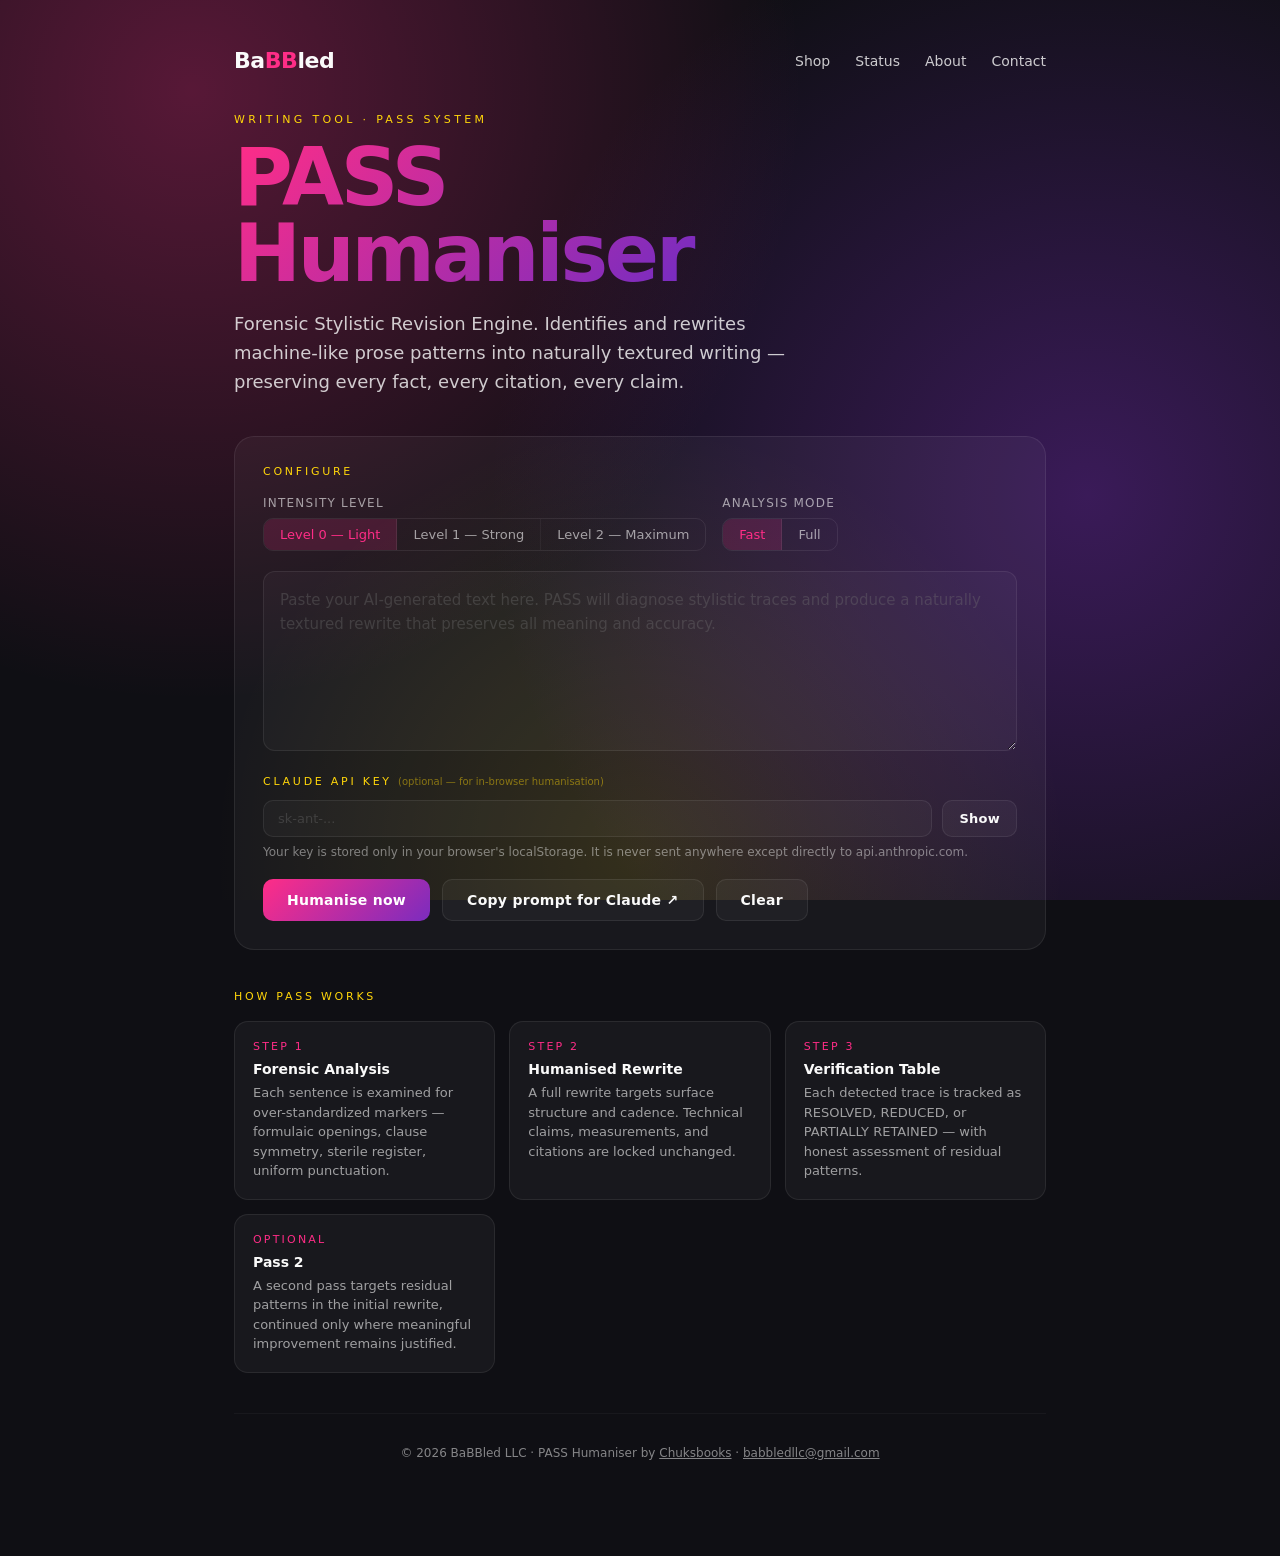
<file: humaniser.html>
<!DOCTYPE html>
<html lang="en">
<head>
<meta charset="UTF-8">
<meta name="viewport" content="width=device-width, initial-scale=1.0">
<title>PASS Humaniser — BaBBled</title>
<meta name="description" content="PASS: Forensic Stylistic Revision Engine. Transform AI-generated text into naturally textured writing.">
<link rel="icon" href="favicon.ico">
<style>
:root {
  --pink: #ff2d87;
  --purple: #7b2cbf;
  --yellow: #ffd60a;
  --ink: #0f0f14;
  --paper: #fafafa;
  --glass: rgba(255,255,255,0.04);
  --border: rgba(255,255,255,0.08);
}
* { box-sizing: border-box; margin: 0; padding: 0; }
html, body { height: 100%; }
body {
  font-family: -apple-system, BlinkMacSystemFont, "Segoe UI", Inter, system-ui, sans-serif;
  background: var(--ink);
  color: var(--paper);
  -webkit-font-smoothing: antialiased;
  overflow-x: hidden;
}
.bg {
  position: fixed; inset: 0; z-index: -1;
  background:
    radial-gradient(circle at 15% 10%, rgba(255,45,135,0.3), transparent 45%),
    radial-gradient(circle at 85% 55%, rgba(123,44,191,0.4), transparent 50%),
    radial-gradient(circle at 50% 95%, rgba(255,214,10,0.12), transparent 40%),
    var(--ink);
}
.wrap {
  max-width: 860px;
  margin: 0 auto;
  padding: 48px 24px 96px;
  min-height: 100vh;
  display: flex;
  flex-direction: column;
  gap: 40px;
}
header {
  display: flex;
  align-items: center;
  justify-content: space-between;
  flex-wrap: wrap;
  gap: 12px;
}
.logo {
  font-weight: 900;
  font-size: 22px;
  letter-spacing: -0.02em;
  text-decoration: none;
  color: var(--paper);
}
.logo .b1 { color: var(--pink); }
.logo .b2 { color: var(--yellow); }
nav a {
  color: var(--paper);
  text-decoration: none;
  margin-left: 20px;
  font-size: 14px;
  opacity: 0.8;
  transition: opacity 0.2s;
}
nav a:hover { opacity: 1; }

/* Hero */
.hero-label {
  font-size: 11px;
  letter-spacing: 0.3em;
  text-transform: uppercase;
  color: var(--yellow);
  margin-bottom: 14px;
  display: block;
}
.hero h1 {
  font-size: clamp(38px, 8vw, 80px);
  font-weight: 900;
  line-height: 0.95;
  letter-spacing: -0.04em;
  background: linear-gradient(135deg, var(--pink), var(--purple) 60%, var(--yellow));
  -webkit-background-clip: text;
  background-clip: text;
  color: transparent;
  margin-bottom: 18px;
}
.hero p {
  font-size: clamp(15px, 2vw, 18px);
  max-width: 600px;
  opacity: 0.8;
  line-height: 1.6;
}

/* Panel / card */
.panel {
  background: var(--glass);
  border: 1px solid var(--border);
  border-radius: 20px;
  padding: 28px;
}
.panel-label {
  font-size: 11px;
  letter-spacing: 0.25em;
  text-transform: uppercase;
  color: var(--yellow);
  margin-bottom: 18px;
  display: block;
}

/* Controls row */
.controls {
  display: flex;
  flex-wrap: wrap;
  gap: 16px;
  margin-bottom: 20px;
}
.control-group {
  display: flex;
  flex-direction: column;
  gap: 8px;
}
.control-group label {
  font-size: 12px;
  letter-spacing: 0.1em;
  text-transform: uppercase;
  opacity: 0.6;
}
.seg {
  display: flex;
  border: 1px solid var(--border);
  border-radius: 10px;
  overflow: hidden;
}
.seg input[type="radio"] { display: none; }
.seg label {
  padding: 8px 16px;
  font-size: 13px;
  cursor: pointer;
  background: transparent;
  color: var(--paper);
  opacity: 0.6;
  transition: all 0.15s;
  text-transform: none;
  letter-spacing: 0;
  border-right: 1px solid var(--border);
  user-select: none;
}
.seg label:last-of-type { border-right: none; }
.seg input[type="radio"]:checked + label {
  background: rgba(255,45,135,0.15);
  color: var(--pink);
  opacity: 1;
}
.seg label:hover { opacity: 0.9; }

/* Textarea */
textarea {
  width: 100%;
  min-height: 180px;
  background: rgba(255,255,255,0.03);
  border: 1px solid var(--border);
  border-radius: 12px;
  color: var(--paper);
  font-family: inherit;
  font-size: 15px;
  line-height: 1.6;
  padding: 16px;
  resize: vertical;
  transition: border-color 0.2s;
  outline: none;
}
textarea:focus { border-color: rgba(255,45,135,0.4); }
textarea::placeholder { opacity: 0.35; }

/* API key field */
.api-row {
  display: flex;
  gap: 10px;
  align-items: center;
  flex-wrap: wrap;
}
.api-row input[type="password"],
.api-row input[type="text"] {
  flex: 1;
  min-width: 200px;
  background: rgba(255,255,255,0.03);
  border: 1px solid var(--border);
  border-radius: 10px;
  color: var(--paper);
  font-family: inherit;
  font-size: 13px;
  padding: 10px 14px;
  outline: none;
  transition: border-color 0.2s;
}
.api-row input:focus { border-color: rgba(255,45,135,0.4); }
.api-row input::placeholder { opacity: 0.35; }
.api-note {
  font-size: 12px;
  opacity: 0.45;
  margin-top: 8px;
}

/* Buttons */
.btn-row {
  display: flex;
  gap: 12px;
  flex-wrap: wrap;
  margin-top: 20px;
}
button {
  padding: 12px 24px;
  border: none;
  border-radius: 10px;
  font-family: inherit;
  font-size: 14px;
  font-weight: 600;
  cursor: pointer;
  transition: all 0.2s;
  letter-spacing: 0.02em;
}
.btn-primary {
  background: linear-gradient(135deg, var(--pink), var(--purple));
  color: #fff;
}
.btn-primary:hover { opacity: 0.85; transform: translateY(-1px); }
.btn-primary:active { transform: translateY(0); }
.btn-secondary {
  background: var(--glass);
  border: 1px solid var(--border);
  color: var(--paper);
}
.btn-secondary:hover { border-color: rgba(255,255,255,0.2); background: rgba(255,255,255,0.07); }
button:disabled { opacity: 0.4; cursor: not-allowed; transform: none !important; }

/* Spinner */
.spinner {
  display: inline-block;
  width: 14px; height: 14px;
  border: 2px solid rgba(255,255,255,0.3);
  border-top-color: #fff;
  border-radius: 50%;
  animation: spin 0.7s linear infinite;
  margin-right: 8px;
  vertical-align: middle;
}
@keyframes spin { to { transform: rotate(360deg); } }

/* Output area */
.output-section { display: none; }
.output-section.visible { display: block; }

.output-block {
  background: rgba(255,255,255,0.03);
  border: 1px solid var(--border);
  border-radius: 14px;
  padding: 20px 22px;
  margin-bottom: 16px;
  font-size: 14px;
  line-height: 1.7;
  white-space: pre-wrap;
  word-break: break-word;
}
.output-block.highlight {
  border-color: rgba(255,45,135,0.25);
  background: rgba(255,45,135,0.04);
}

.output-header {
  display: flex;
  align-items: center;
  justify-content: space-between;
  margin-bottom: 12px;
}
.output-title {
  font-size: 12px;
  letter-spacing: 0.2em;
  text-transform: uppercase;
  color: var(--yellow);
}
.copy-btn {
  padding: 5px 12px;
  font-size: 12px;
  font-weight: 500;
  background: var(--glass);
  border: 1px solid var(--border);
  border-radius: 7px;
  color: var(--paper);
  cursor: pointer;
  transition: all 0.15s;
  letter-spacing: 0.02em;
}
.copy-btn:hover { border-color: rgba(255,255,255,0.25); }

/* Prompt preview */
.prompt-preview {
  background: rgba(255,255,255,0.02);
  border: 1px dashed rgba(255,255,255,0.12);
  border-radius: 12px;
  padding: 16px;
  font-size: 13px;
  line-height: 1.6;
  white-space: pre-wrap;
  word-break: break-word;
  opacity: 0.75;
  max-height: 260px;
  overflow-y: auto;
}

/* How it works */
.steps {
  display: grid;
  grid-template-columns: repeat(auto-fit, minmax(200px, 1fr));
  gap: 14px;
  margin-top: 10px;
}
.step {
  background: var(--glass);
  border: 1px solid var(--border);
  border-radius: 14px;
  padding: 18px;
}
.step-num {
  font-size: 11px;
  letter-spacing: 0.2em;
  text-transform: uppercase;
  color: var(--pink);
  margin-bottom: 8px;
}
.step h4 { font-size: 14px; margin-bottom: 6px; }
.step p { font-size: 13px; opacity: 0.6; line-height: 1.5; }

/* Toast */
.toast {
  position: fixed;
  bottom: 24px; right: 24px;
  background: rgba(30,30,40,0.95);
  border: 1px solid var(--border);
  color: var(--paper);
  padding: 12px 20px;
  border-radius: 10px;
  font-size: 13px;
  opacity: 0;
  transform: translateY(8px);
  transition: all 0.25s;
  pointer-events: none;
  z-index: 999;
}
.toast.show { opacity: 1; transform: translateY(0); }

footer {
  margin-top: auto;
  font-size: 12px;
  opacity: 0.5;
  text-align: center;
  padding-top: 32px;
  border-top: 1px solid rgba(255,255,255,0.08);
}
footer a { color: var(--paper); }
</style>
</head>
<body>
<div class="bg"></div>
<div class="wrap">

  <header>
    <a href="index.html" class="logo">Ba<span class="b1">BB</span>led</a>
    <nav>
      <a href="index.html#shop">Shop</a>
      <a href="status.html">Status</a>
      <a href="index.html#about">About</a>
      <a href="mailto:babbledllc@gmail.com">Contact</a>
    </nav>
  </header>

  <section class="hero">
    <span class="hero-label">Writing tool &middot; PASS system</span>
    <h1>PASS<br>Humaniser</h1>
    <p>Forensic Stylistic Revision Engine. Identifies and rewrites machine-like prose patterns into naturally textured writing — preserving every fact, every citation, every claim.</p>
  </section>

  <!-- Main tool panel -->
  <div class="panel">
    <span class="panel-label">Configure</span>

    <div class="controls">
      <div class="control-group">
        <label>Intensity level</label>
        <div class="seg" role="radiogroup" aria-label="Intensity level">
          <input type="radio" name="level" id="l0" value="0" checked>
          <label for="l0">Level 0 — Light</label>
          <input type="radio" name="level" id="l1" value="1">
          <label for="l1">Level 1 — Strong</label>
          <input type="radio" name="level" id="l2" value="2">
          <label for="l2">Level 2 — Maximum</label>
        </div>
      </div>

      <div class="control-group">
        <label>Analysis mode</label>
        <div class="seg" role="radiogroup" aria-label="Analysis mode">
          <input type="radio" name="mode" id="mfast" value="fast" checked>
          <label for="mfast">Fast</label>
          <input type="radio" name="mode" id="mfull" value="full">
          <label for="mfull">Full</label>
        </div>
      </div>
    </div>

    <textarea id="inputText" placeholder="Paste your AI-generated text here. PASS will diagnose stylistic traces and produce a naturally textured rewrite that preserves all meaning and accuracy." spellcheck="true"></textarea>

    <div style="margin-top: 20px;">
      <div class="panel-label" style="margin-bottom: 12px;">Claude API key <span style="opacity:0.45;font-size:10px;text-transform:none;letter-spacing:0;">(optional — for in-browser humanisation)</span></div>
      <div class="api-row">
        <input type="password" id="apiKey" placeholder="sk-ant-..." autocomplete="off" spellcheck="false">
        <button class="btn-secondary" id="toggleKeyBtn" style="padding:10px 16px;font-size:13px;" onclick="toggleKeyVisibility()">Show</button>
      </div>
      <p class="api-note">Your key is stored only in your browser's localStorage. It is never sent anywhere except directly to api.anthropic.com.</p>
    </div>

    <div class="btn-row">
      <button class="btn-primary" id="runBtn" onclick="runHumaniser()">
        Humanise now
      </button>
      <button class="btn-secondary" id="promptBtn" onclick="showPrompt()">
        Copy prompt for Claude ↗
      </button>
      <button class="btn-secondary" onclick="clearAll()">Clear</button>
    </div>
  </div>

  <!-- Output section -->
  <div class="output-section" id="outputSection">
    <span class="panel-label">Output</span>

    <div class="output-header">
      <span class="output-title">Forensic Analysis + Rewrite</span>
      <button class="copy-btn" onclick="copyOutput()">Copy all</button>
    </div>
    <div class="output-block highlight" id="outputBlock">
      <!-- filled by JS -->
    </div>
  </div>

  <!-- Prompt preview section -->
  <div class="output-section" id="promptSection">
    <div class="output-header">
      <span class="output-title" style="color:var(--purple);">Generated prompt</span>
      <button class="copy-btn" onclick="copyPrompt()">Copy prompt</button>
    </div>
    <div class="prompt-preview" id="promptBlock"></div>
    <p style="font-size:12px;opacity:0.5;margin-top:10px;">Paste this prompt into Claude, ChatGPT, or any AI assistant to run PASS manually.</p>
  </div>

  <!-- How it works -->
  <section>
    <span class="panel-label">How PASS works</span>
    <div class="steps">
      <div class="step">
        <div class="step-num">Step 1</div>
        <h4>Forensic Analysis</h4>
        <p>Each sentence is examined for over-standardized markers — formulaic openings, clause symmetry, sterile register, uniform punctuation.</p>
      </div>
      <div class="step">
        <div class="step-num">Step 2</div>
        <h4>Humanised Rewrite</h4>
        <p>A full rewrite targets surface structure and cadence. Technical claims, measurements, and citations are locked unchanged.</p>
      </div>
      <div class="step">
        <div class="step-num">Step 3</div>
        <h4>Verification Table</h4>
        <p>Each detected trace is tracked as RESOLVED, REDUCED, or PARTIALLY RETAINED — with honest assessment of residual patterns.</p>
      </div>
      <div class="step">
        <div class="step-num">Optional</div>
        <h4>Pass 2</h4>
        <p>A second pass targets residual patterns in the initial rewrite, continued only where meaningful improvement remains justified.</p>
      </div>
    </div>
  </section>

  <footer>
    &copy; 2026 BaBBled LLC &middot; PASS Humaniser by <a href="https://github.com/chukant20-cyber/Chuksbooks-Humaniser-tool" target="_blank" rel="noopener">Chuksbooks</a> &middot; <a href="mailto:babbledllc@gmail.com">babbledllc@gmail.com</a>
  </footer>
</div>

<div class="toast" id="toast"></div>

<script>
const STORAGE_KEY = 'pass_api_key';

document.addEventListener('DOMContentLoaded', () => {
  const saved = localStorage.getItem(STORAGE_KEY);
  if (saved) document.getElementById('apiKey').value = saved;
});

document.getElementById('apiKey').addEventListener('change', () => {
  const val = document.getElementById('apiKey').value.trim();
  if (val) localStorage.setItem(STORAGE_KEY, val);
  else localStorage.removeItem(STORAGE_KEY);
});

function toggleKeyVisibility() {
  const inp = document.getElementById('apiKey');
  const btn = document.getElementById('toggleKeyBtn');
  if (inp.type === 'password') {
    inp.type = 'text';
    btn.textContent = 'Hide';
  } else {
    inp.type = 'password';
    btn.textContent = 'Show';
  }
}

function getLevel() {
  return document.querySelector('input[name="level"]:checked').value;
}

function getMode() {
  return document.querySelector('input[name="mode"]:checked').value;
}

function getLevelDescription(level) {
  const map = {
    '0': 'Light intervention — preserve overall structure, soften the most obvious machine-smooth patterns only.',
    '1': 'Strong intervention — noticeable rhythm rework, varied sentence openings, disrupted symmetry.',
    '2': 'Maximum disruption of regularity — aggressive reordering, fragmentation, and tonal variation throughout.',
  };
  return map[level] || map['0'];
}

function buildSystemPrompt(level, mode) {
  const levelDesc = getLevelDescription(level);
  const modeDesc = mode === 'full'
    ? 'Full Mode: Provide a sentence-by-sentence forensic breakdown before the rewrite.'
    : 'Fast Mode: Condense the forensic analysis into three key traces, then proceed directly to the rewrite.';

  return `You are PASS (Forensic Stylistic Revision Engine), a specialized tool for identifying and revising machine-like prose into more naturally textured writing.

ACTIVE SETTINGS
• Humanization Intensity: Level ${level} — ${levelDesc}
• Analysis Mode: ${modeDesc}

YOUR THREE-STAGE OUTPUT FORMAT

**STAGE 1 — FORENSIC ANALYSIS**
Identify over-standardized markers in the source text, including:
- Formulaic sentence openings or predictable transitions
- Clause symmetry and triadic balancing (lists of three)
- Machine-smooth explanatory sequencing (e.g., "This means that…", "In other words…")
- Uniform punctuation patterns
- Sterile register consistency — no tonal variation

Label each trace with a short code (e.g., T1, T2…) and a brief excerpt.

**STAGE 2 — HUMANIZED TRANSFORMATION**
Produce a full rewrite of the input text. Rules:
- Apply the selected intensity level throughout
- Vary sentence length, rhythm, and structure
- Break clause symmetry where it feels mechanical
- Use natural transitions instead of formulaic ones
- MEANING-LOCK: All technical claims, measurements, citations, equations, and factual statements must remain unchanged. Revise surface structure and cadence only.

**STAGE 3 — VERIFICATION TABLE**
| Trace | Status | Note |
|-------|--------|------|
List each trace from Stage 1 with its final status: RESOLVED, REDUCED, or PARTIALLY RETAINED. Be honest — not every pattern warrants removal. Genre conventions or technical accuracy may justify retention.

DETECTOR-RISK NOTE
Flagged patterns indicate standardization tendencies, not definitive AI authorship. The rewrite targets naturalness, not evasion.`;
}

function buildFullPrompt(level, mode, inputText) {
  const systemPrompt = buildSystemPrompt(level, mode);
  return `${systemPrompt}

---

SOURCE TEXT TO HUMANIZE:

${inputText}`;
}

function showPrompt() {
  const text = document.getElementById('inputText').value.trim();
  if (!text) { toast('Paste some text first.'); return; }

  const level = getLevel();
  const mode = getMode();
  const prompt = buildFullPrompt(level, mode, text);

  document.getElementById('promptBlock').textContent = prompt;
  document.getElementById('promptSection').classList.add('visible');
  document.getElementById('outputSection').classList.remove('visible');
  document.getElementById('promptSection').scrollIntoView({ behavior: 'smooth', block: 'start' });

  navigator.clipboard.writeText(prompt).catch(() => {});
  toast('Prompt copied to clipboard.');
}

function copyPrompt() {
  const txt = document.getElementById('promptBlock').textContent;
  navigator.clipboard.writeText(txt).then(() => toast('Copied!')).catch(() => toast('Select and copy manually.'));
}

function copyOutput() {
  const txt = document.getElementById('outputBlock').textContent;
  navigator.clipboard.writeText(txt).then(() => toast('Copied!')).catch(() => toast('Select and copy manually.'));
}

async function runHumaniser() {
  const text = document.getElementById('inputText').value.trim();
  if (!text) { toast('Paste some text first.'); return; }

  const apiKey = document.getElementById('apiKey').value.trim();
  if (!apiKey) {
    showPrompt();
    toast('No API key — copied prompt for manual use instead.');
    return;
  }

  const level = getLevel();
  const mode = getMode();
  const btn = document.getElementById('runBtn');

  btn.disabled = true;
  btn.innerHTML = '<span class="spinner"></span>Analysing…';

  document.getElementById('outputSection').classList.remove('visible');
  document.getElementById('promptSection').classList.remove('visible');

  try {
    const response = await fetch('https://api.anthropic.com/v1/messages', {
      method: 'POST',
      headers: {
        'Content-Type': 'application/json',
        'x-api-key': apiKey,
        'anthropic-version': '2023-06-01',
        'anthropic-dangerous-direct-browser-calls': 'true',
      },
      body: JSON.stringify({
        model: 'claude-opus-4-7',
        max_tokens: 4096,
        system: buildSystemPrompt(level, mode),
        messages: [
          { role: 'user', content: `Please humanize the following text:\n\n${text}` }
        ],
      }),
    });

    if (!response.ok) {
      const err = await response.json().catch(() => ({}));
      throw new Error(err?.error?.message || `API error ${response.status}`);
    }

    const data = await response.json();
    const output = data.content?.[0]?.text || '(No output received.)';

    document.getElementById('outputBlock').textContent = output;
    document.getElementById('outputSection').classList.add('visible');
    document.getElementById('outputSection').scrollIntoView({ behavior: 'smooth', block: 'start' });

    if (apiKey) localStorage.setItem(STORAGE_KEY, apiKey);

  } catch (err) {
    toast(`Error: ${err.message}`);
  } finally {
    btn.disabled = false;
    btn.innerHTML = 'Humanise now';
  }
}

function clearAll() {
  document.getElementById('inputText').value = '';
  document.getElementById('outputSection').classList.remove('visible');
  document.getElementById('promptSection').classList.remove('visible');
}

function toast(msg) {
  const el = document.getElementById('toast');
  el.textContent = msg;
  el.classList.add('show');
  clearTimeout(el._timer);
  el._timer = setTimeout(() => el.classList.remove('show'), 3000);
}
</script>
</body>
</html>
</file>
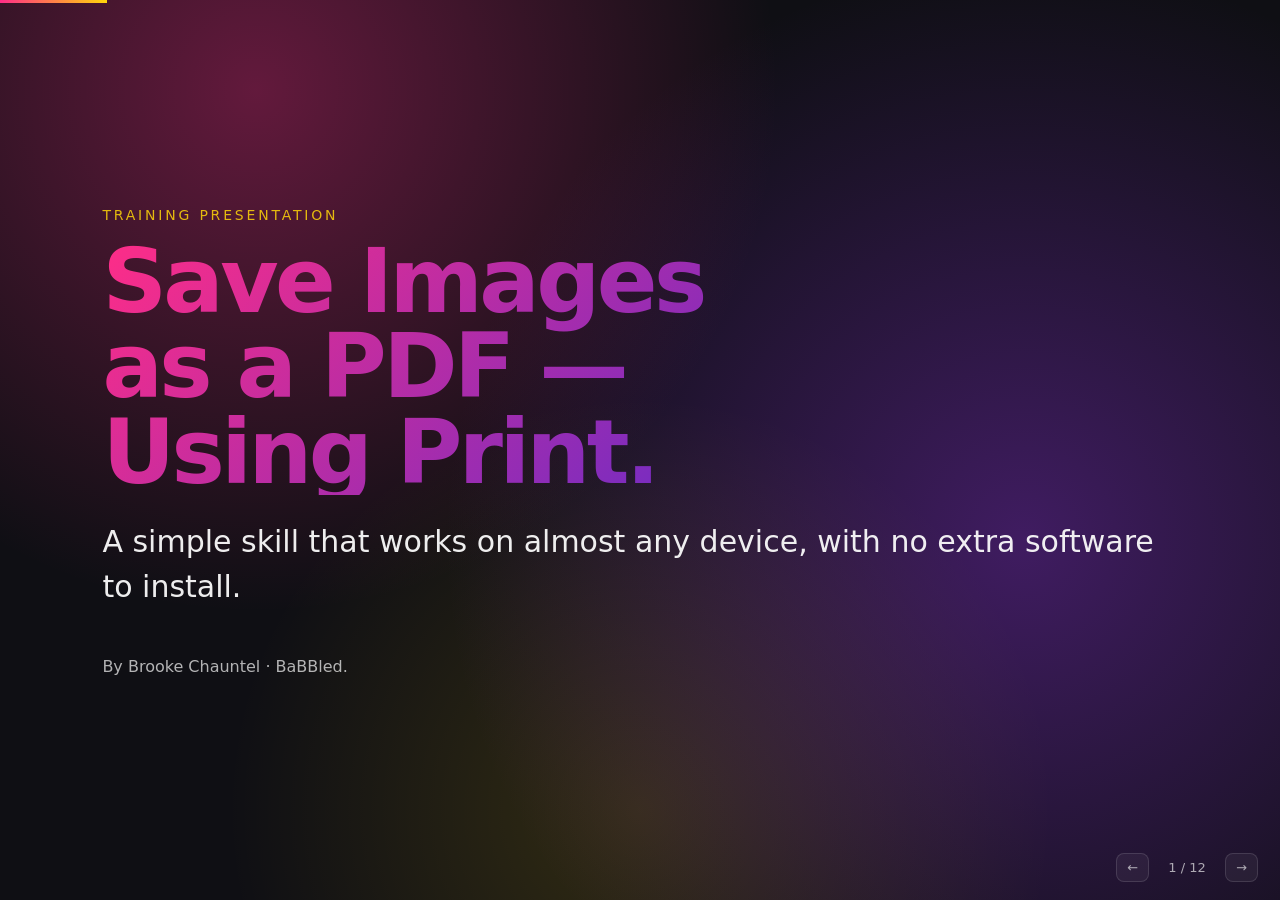
<file: presentation.html>
<!DOCTYPE html>
<html lang="en">
<head>
<meta charset="UTF-8">
<meta name="viewport" content="width=device-width, initial-scale=1.0">
<title>How to Save Images as PDF Using Print — BaBBled.</title>
<meta name="description" content="A 5–10 minute training presentation: how to save images as a PDF using the Print dialog. By Brooke Chauntel.">
<style>
:root {
  --pink: #ff2d87;
  --purple: #7b2cbf;
  --yellow: #ffd60a;
  --ink: #0f0f14;
  --paper: #fafafa;
}
* { box-sizing: border-box; margin: 0; padding: 0; }
html, body { height: 100%; }
body {
  font-family: -apple-system, BlinkMacSystemFont, "Segoe UI", Inter, system-ui, sans-serif;
  background: var(--ink);
  color: var(--paper);
  -webkit-font-smoothing: antialiased;
  overflow: hidden;
}
.bg {
  position: fixed; inset: 0; z-index: -1;
  background:
    radial-gradient(circle at 20% 10%, rgba(255,45,135,0.35), transparent 40%),
    radial-gradient(circle at 80% 60%, rgba(123,44,191,0.45), transparent 50%),
    radial-gradient(circle at 50% 90%, rgba(255,214,10,0.15), transparent 40%),
    var(--ink);
}
.deck {
  position: relative;
  width: 100vw;
  height: 100vh;
}
.slide {
  position: absolute;
  inset: 0;
  display: none;
  flex-direction: column;
  justify-content: center;
  padding: 6vh 8vw;
  overflow-y: auto;
}
.slide.active { display: flex; }
.eyebrow {
  font-size: 14px;
  letter-spacing: 0.2em;
  text-transform: uppercase;
  color: var(--yellow);
  margin-bottom: 16px;
  opacity: 0.85;
}
h1.title {
  font-size: clamp(40px, 7vw, 96px);
  font-weight: 900;
  line-height: 0.95;
  letter-spacing: -0.04em;
  background: linear-gradient(135deg, var(--pink), var(--purple) 60%, var(--yellow));
  -webkit-background-clip: text;
  background-clip: text;
  color: transparent;
  margin-bottom: 24px;
}
h2 {
  font-size: clamp(32px, 5vw, 56px);
  font-weight: 900;
  line-height: 1.05;
  letter-spacing: -0.02em;
  margin-bottom: 28px;
}
h2 .accent { color: var(--pink); }
h3 {
  font-size: clamp(20px, 2.4vw, 28px);
  font-weight: 700;
  margin-bottom: 12px;
  color: var(--yellow);
}
p, li {
  font-size: clamp(18px, 2.1vw, 24px);
  line-height: 1.5;
  margin-bottom: 14px;
  max-width: 1000px;
}
ul, ol { padding-left: 28px; }
.lead {
  font-size: clamp(20px, 2.6vw, 30px);
  opacity: 0.95;
  max-width: 1100px;
}
.byline {
  margin-top: 32px;
  font-size: 16px;
  opacity: 0.7;
}
.steps {
  list-style: none;
  padding-left: 0;
  counter-reset: step;
}
.steps li {
  counter-increment: step;
  position: relative;
  padding-left: 64px;
  margin-bottom: 20px;
}
.steps li::before {
  content: counter(step);
  position: absolute;
  left: 0;
  top: -2px;
  width: 44px;
  height: 44px;
  border-radius: 50%;
  background: linear-gradient(135deg, var(--pink), var(--purple));
  color: var(--paper);
  font-weight: 900;
  display: flex;
  align-items: center;
  justify-content: center;
  font-size: 20px;
}
.kbd {
  display: inline-block;
  padding: 2px 10px;
  border-radius: 6px;
  background: rgba(255,255,255,0.12);
  border: 1px solid rgba(255,255,255,0.25);
  font-family: ui-monospace, SFMono-Regular, Menlo, monospace;
  font-size: 0.85em;
  margin: 0 2px;
}
.tip {
  border-left: 4px solid var(--yellow);
  padding: 14px 20px;
  margin-top: 18px;
  background: rgba(255,214,10,0.08);
  border-radius: 0 10px 10px 0;
  max-width: 1000px;
}
.grid2 {
  display: grid;
  grid-template-columns: 1fr 1fr;
  gap: 28px;
  margin-top: 12px;
}
.card {
  background: rgba(255,255,255,0.06);
  border: 1px solid rgba(255,255,255,0.12);
  border-radius: 14px;
  padding: 20px 22px;
}
.card h3 { margin-bottom: 8px; }
.card p, .card li { font-size: clamp(16px, 1.6vw, 19px); margin-bottom: 8px; }

.controls {
  position: fixed;
  bottom: 18px;
  right: 22px;
  display: flex;
  align-items: center;
  gap: 10px;
  font-size: 13px;
  opacity: 0.65;
}
.controls button {
  background: rgba(255,255,255,0.08);
  border: 1px solid rgba(255,255,255,0.2);
  color: var(--paper);
  border-radius: 8px;
  padding: 6px 10px;
  cursor: pointer;
  font: inherit;
}
.controls button:hover { background: rgba(255,255,255,0.16); }
.counter { min-width: 56px; text-align: center; }

.progress {
  position: fixed;
  top: 0; left: 0;
  height: 3px;
  background: linear-gradient(90deg, var(--pink), var(--yellow));
  width: 0%;
  transition: width 0.3s ease;
  z-index: 10;
}

@media print {
  body { background: white; color: black; overflow: visible; }
  .bg, .controls, .progress { display: none !important; }
  .slide { display: flex !important; position: relative; page-break-after: always; height: 100vh; }
  h1.title, h2 .accent { color: var(--purple); -webkit-text-fill-color: var(--purple); }
}
</style>
</head>
<body>
<div class="bg"></div>
<div class="progress" id="progress"></div>

<div class="deck">

  <!-- 1: Title -->
  <section class="slide active">
    <div class="eyebrow">Training Presentation</div>
    <h1 class="title">Save Images<br>as a PDF —<br>Using Print.</h1>
    <p class="lead">A simple skill that works on almost any device, with no extra software to install.</p>
    <p class="byline">By Brooke Chauntel · BaBBled.</p>
  </section>

  <!-- 2: Hook / Why it matters -->
  <section class="slide">
    <div class="eyebrow">Why this matters</div>
    <h2>Ever needed to <span class="accent">email a photo</span> as a PDF?</h2>
    <ul>
      <li>Job applications and résumé portfolios often require PDF.</li>
      <li>Schools and instructors often only accept PDF submissions.</li>
      <li>PDFs keep multiple images together in <em>one tidy file</em>.</li>
      <li>PDFs print and view the same on every device.</li>
    </ul>
    <div class="tip">No Adobe. No paid app. Just the Print dialog you already have.</div>
  </section>

  <!-- 3: What you'll learn -->
  <section class="slide">
    <div class="eyebrow">Today you will learn</div>
    <h2>By the end of this training, you'll be able to&hellip;</h2>
    <ul>
      <li>Open one or more images on your computer or phone.</li>
      <li>Use the <strong>Print</strong> command to reach a hidden PDF option.</li>
      <li>Choose <strong>"Save as PDF"</strong> as the destination.</li>
      <li>Adjust orientation, size, and margins for a clean result.</li>
      <li>Save the finished PDF where you can find it later.</li>
    </ul>
  </section>

  <!-- 4: What you need -->
  <section class="slide">
    <div class="eyebrow">Before we start</div>
    <h2>What you need</h2>
    <div class="grid2">
      <div class="card">
        <h3>A device</h3>
        <p>Windows PC, Mac, Chromebook, iPhone, or Android — all work.</p>
      </div>
      <div class="card">
        <h3>Your image(s)</h3>
        <p>JPG, PNG, HEIC, or screenshots already saved on the device.</p>
      </div>
      <div class="card">
        <h3>A folder in mind</h3>
        <p>Decide where you want the finished PDF to land (Desktop, Downloads, etc.).</p>
      </div>
      <div class="card">
        <h3>A file name</h3>
        <p>Something clear like <code>brooke-portfolio.pdf</code>, not <code>untitled1.pdf</code>.</p>
      </div>
    </div>
  </section>

  <!-- 5: Steps - Windows -->
  <section class="slide">
    <div class="eyebrow">Method 1 · Windows</div>
    <h2>Save an image as PDF on <span class="accent">Windows</span></h2>
    <ol class="steps">
      <li>Open the image — double-click it so it opens in <strong>Photos</strong>.</li>
      <li>Press <span class="kbd">Ctrl</span> + <span class="kbd">P</span> to open the Print dialog.</li>
      <li>Under <strong>Printer</strong>, choose <strong>"Microsoft Print to PDF"</strong>.</li>
      <li>Pick paper size and orientation, then click <strong>Print</strong>.</li>
      <li>Name the file and choose where to save it. Done.</li>
    </ol>
  </section>

  <!-- 6: Steps - Mac -->
  <section class="slide">
    <div class="eyebrow">Method 2 · Mac</div>
    <h2>Save an image as PDF on a <span class="accent">Mac</span></h2>
    <ol class="steps">
      <li>Open the image in <strong>Preview</strong> (double-click it).</li>
      <li>Press <span class="kbd">⌘</span> + <span class="kbd">P</span> to open Print.</li>
      <li>In the bottom-left, click the <strong>PDF</strong> dropdown.</li>
      <li>Choose <strong>"Save as PDF"</strong>.</li>
      <li>Name it, pick a folder, click <strong>Save</strong>.</li>
    </ol>
    <div class="tip">Bonus: select multiple images in Finder, right-click → <em>Quick Actions → Create PDF</em>.</div>
  </section>

  <!-- 7: Steps - Phone -->
  <section class="slide">
    <div class="eyebrow">Method 3 · Phone</div>
    <h2>Save an image as PDF on your <span class="accent">phone</span></h2>
    <ol class="steps">
      <li>Open the image in your <strong>Photos</strong> or <strong>Gallery</strong> app.</li>
      <li>Tap the <strong>Share</strong> button (the box with the arrow).</li>
      <li>Scroll down and tap <strong>Print</strong>.</li>
      <li>On the print preview, <em>pinch out</em> with two fingers (iPhone) or tap the <strong>PDF</strong> icon (Android).</li>
      <li>Tap <strong>Share / Save</strong> → <strong>Save to Files</strong>.</li>
    </ol>
  </section>

  <!-- 8: Combining multiple -->
  <section class="slide">
    <div class="eyebrow">Pro move</div>
    <h2>Putting <span class="accent">multiple images</span> in one PDF</h2>
    <ul>
      <li><strong>Windows:</strong> select all images in File Explorer → right-click → <em>Print</em> → "Microsoft Print to PDF".</li>
      <li><strong>Mac:</strong> select images in Finder → right-click → <em>Quick Actions → Create PDF</em>.</li>
      <li><strong>Phone:</strong> in Photos, tap <em>Select</em>, choose your images, then <em>Share → Print → pinch out</em>.</li>
    </ul>
    <div class="tip">One PDF beats five attachments — every time.</div>
  </section>

  <!-- 9: Audience activity -->
  <section class="slide">
    <div class="eyebrow">Your turn</div>
    <h2>Try it with me &mdash; <span class="accent">60 seconds</span>.</h2>
    <ol>
      <li>Pick any photo on your device.</li>
      <li>Open it. Hit <strong>Print</strong>.</li>
      <li>Choose <strong>"Save as PDF"</strong>.</li>
      <li>Save it to your Desktop as <code>test.pdf</code>.</li>
    </ol>
    <p style="margin-top:18px;">Raise your hand if you got stuck — I'll come help.</p>
  </section>

  <!-- 10: Common pitfalls -->
  <section class="slide">
    <div class="eyebrow">Watch out for</div>
    <h2>Three things that <span class="accent">trip people up</span></h2>
    <div class="grid2">
      <div class="card">
        <h3>1. Wrong destination</h3>
        <p>If your real printer is selected, it'll print on paper. Always switch the destination to <em>Save as PDF</em>.</p>
      </div>
      <div class="card">
        <h3>2. Cropped image</h3>
        <p>If the photo is cut off, change orientation to <em>Landscape</em> or shrink margins to <em>None</em>.</p>
      </div>
      <div class="card">
        <h3>3. Lost file</h3>
        <p>Note the folder before you click Save. Default is usually <em>Documents</em> or <em>Downloads</em>.</p>
      </div>
      <div class="card">
        <h3>Bonus: huge file size</h3>
        <p>If the PDF is too big to email, lower print quality to <em>Standard</em> or use a smaller paper size.</p>
      </div>
    </div>
  </section>

  <!-- 11: Recap -->
  <section class="slide">
    <div class="eyebrow">Quick recap</div>
    <h2>The whole skill in <span class="accent">five words</span>:</h2>
    <p class="lead"><strong>Open. Print. Save as PDF.</strong></p>
    <ul style="margin-top:24px;">
      <li>Works on Windows, Mac, Chromebook, iPhone, and Android.</li>
      <li>No software to download, no account to make.</li>
      <li>Combine multiple images by selecting them all first.</li>
      <li>Name your file something you can find later.</li>
    </ul>
  </section>

  <!-- 12: Final tips + thanks -->
  <section class="slide">
    <div class="eyebrow">Final tips</div>
    <h2>Two habits that will <span class="accent">save you time</span></h2>
    <ul>
      <li>Make a folder called <code>PDFs</code> so you stop hunting for them.</li>
      <li>Double-click the saved PDF to verify it looks right <em>before</em> you send it.</li>
    </ul>
    <p class="lead" style="margin-top:32px;">Thank you for your attention — and for practicing along.</p>
    <p class="byline">Questions? Ask away.</p>
  </section>

</div>

<div class="controls">
  <button id="prev" aria-label="Previous slide">&larr;</button>
  <span class="counter" id="counter">1 / 12</span>
  <button id="next" aria-label="Next slide">&rarr;</button>
</div>

<script>
(function () {
  const slides = document.querySelectorAll('.slide');
  const counter = document.getElementById('counter');
  const progress = document.getElementById('progress');
  let i = 0;

  function show(n) {
    i = Math.max(0, Math.min(slides.length - 1, n));
    slides.forEach((s, idx) => s.classList.toggle('active', idx === i));
    counter.textContent = (i + 1) + ' / ' + slides.length;
    progress.style.width = ((i + 1) / slides.length * 100) + '%';
  }

  document.getElementById('prev').addEventListener('click', () => show(i - 1));
  document.getElementById('next').addEventListener('click', () => show(i + 1));
  document.addEventListener('keydown', (e) => {
    if (e.key === 'ArrowRight' || e.key === ' ' || e.key === 'PageDown') { e.preventDefault(); show(i + 1); }
    else if (e.key === 'ArrowLeft' || e.key === 'PageUp') { e.preventDefault(); show(i - 1); }
    else if (e.key === 'Home') { show(0); }
    else if (e.key === 'End') { show(slides.length - 1); }
  });

  show(0);
})();
</script>
</body>
</html>
</file>
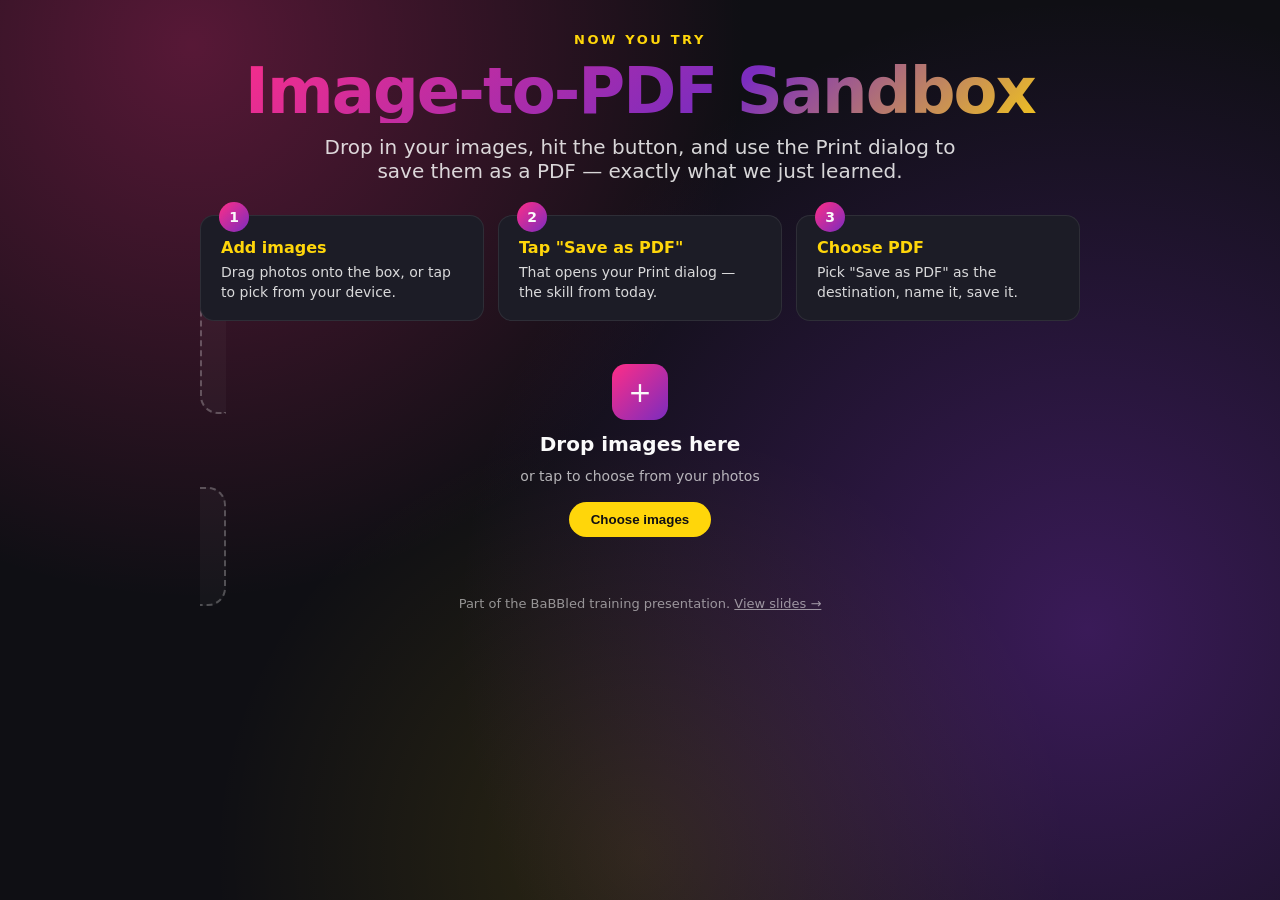
<file: sandbox.html>
<!DOCTYPE html>
<html lang="en">
<head>
<meta charset="UTF-8">
<meta name="viewport" content="width=device-width, initial-scale=1.0">
<title>Now You Try — Save Images as PDF · BaBBled.</title>
<meta name="description" content="A hands-on sandbox: drop in images, then save them as a PDF using the Print dialog.">
<style>
:root {
  --pink: #ff2d87;
  --purple: #7b2cbf;
  --yellow: #ffd60a;
  --ink: #0f0f14;
  --paper: #fafafa;
  --card: #1c1c26;
}
* { box-sizing: border-box; margin: 0; padding: 0; }
html, body { min-height: 100%; }
body {
  font-family: -apple-system, BlinkMacSystemFont, "Segoe UI", Inter, system-ui, sans-serif;
  background: var(--ink);
  color: var(--paper);
  -webkit-font-smoothing: antialiased;
  padding: 32px 16px 64px;
}
.bg {
  position: fixed; inset: 0; z-index: -1;
  background:
    radial-gradient(circle at 15% 5%, rgba(255,45,135,0.30), transparent 40%),
    radial-gradient(circle at 85% 70%, rgba(123,44,191,0.40), transparent 50%),
    radial-gradient(circle at 50% 95%, rgba(255,214,10,0.12), transparent 40%),
    var(--ink);
}
main {
  max-width: 880px;
  margin: 0 auto;
}
header {
  text-align: center;
  margin-bottom: 32px;
}
.eyebrow {
  font-size: 13px;
  letter-spacing: 0.2em;
  text-transform: uppercase;
  color: var(--yellow);
  margin-bottom: 12px;
  font-weight: 700;
}
h1 {
  font-size: clamp(36px, 7vw, 64px);
  font-weight: 900;
  line-height: 1.0;
  letter-spacing: -0.03em;
  background: linear-gradient(135deg, var(--pink), var(--purple) 60%, var(--yellow));
  -webkit-background-clip: text;
  background-clip: text;
  color: transparent;
  margin-bottom: 12px;
}
.lead {
  font-size: clamp(16px, 2.4vw, 20px);
  opacity: 0.85;
  max-width: 640px;
  margin: 0 auto;
}
.steps {
  display: grid;
  grid-template-columns: repeat(auto-fit, minmax(220px, 1fr));
  gap: 14px;
  margin: 28px 0 24px;
}
.step {
  background: var(--card);
  border: 1px solid rgba(255,255,255,0.08);
  border-radius: 14px;
  padding: 18px 20px;
  position: relative;
}
.step .n {
  position: absolute;
  top: -14px;
  left: 18px;
  background: linear-gradient(135deg, var(--pink), var(--purple));
  width: 30px;
  height: 30px;
  border-radius: 50%;
  display: flex; align-items: center; justify-content: center;
  font-weight: 900;
  font-size: 14px;
}
.step h3 {
  font-size: 16px;
  margin: 4px 0 6px;
  color: var(--yellow);
}
.step p {
  font-size: 14px;
  opacity: 0.85;
  line-height: 1.4;
}

.dropzone {
  border: 2px dashed rgba(255,255,255,0.25);
  border-radius: 18px;
  padding: 48px 24px;
  text-align: center;
  background: rgba(255,255,255,0.03);
  transition: border-color 0.2s, background 0.2s, transform 0.2s;
  cursor: pointer;
}
.dropzone.drag {
  border-color: var(--pink);
  background: rgba(255, 45, 135, 0.08);
  transform: scale(1.01);
}
.dropzone-inner {
  display: flex;
  flex-direction: column;
  align-items: center;
  gap: 12px;
}
.dropzone .icon {
  width: 56px; height: 56px;
  border-radius: 14px;
  background: linear-gradient(135deg, var(--pink), var(--purple));
  display: flex; align-items: center; justify-content: center;
  font-size: 28px;
  color: var(--paper);
}
.dropzone strong {
  font-size: 20px;
}
.dropzone span.hint { opacity: 0.7; font-size: 14px; }
.dropzone input[type=file] { display: none; }
.dropzone button {
  background: var(--yellow);
  color: var(--ink);
  border: none;
  padding: 10px 22px;
  border-radius: 999px;
  font-weight: 800;
  cursor: pointer;
  margin-top: 6px;
}
.dropzone button:hover { filter: brightness(1.05); }

.gallery {
  display: grid;
  grid-template-columns: repeat(auto-fill, minmax(140px, 1fr));
  gap: 12px;
  margin: 24px 0;
}
.tile {
  position: relative;
  aspect-ratio: 1;
  border-radius: 12px;
  overflow: hidden;
  background: var(--card);
  border: 1px solid rgba(255,255,255,0.1);
}
.tile img { width: 100%; height: 100%; object-fit: cover; }
.tile .x {
  position: absolute;
  top: 6px; right: 6px;
  width: 26px; height: 26px;
  border-radius: 50%;
  background: rgba(0,0,0,0.7);
  color: var(--paper);
  border: none;
  cursor: pointer;
  font-size: 16px;
  display: flex; align-items: center; justify-content: center;
}
.tile .x:hover { background: var(--pink); }

.controls {
  display: flex;
  gap: 12px;
  flex-wrap: wrap;
  align-items: center;
  margin: 16px 0 8px;
}
.controls label {
  display: flex;
  align-items: center;
  gap: 8px;
  background: var(--card);
  padding: 10px 14px;
  border-radius: 10px;
  font-size: 14px;
  cursor: pointer;
  border: 1px solid rgba(255,255,255,0.1);
}
.controls select, .controls input[type=text] {
  background: transparent;
  color: var(--paper);
  border: none;
  font: inherit;
  outline: none;
}
.count {
  margin-left: auto;
  font-size: 14px;
  opacity: 0.75;
}

.cta {
  display: flex;
  gap: 12px;
  flex-wrap: wrap;
  margin-top: 12px;
}
.btn {
  flex: 1 1 auto;
  min-width: 180px;
  padding: 16px 24px;
  border-radius: 14px;
  font-weight: 800;
  font-size: 17px;
  border: none;
  cursor: pointer;
  letter-spacing: 0.01em;
}
.btn:disabled {
  opacity: 0.4;
  cursor: not-allowed;
}
.btn-primary {
  background: linear-gradient(135deg, var(--pink), var(--purple));
  color: var(--paper);
}
.btn-primary:hover:not(:disabled) { filter: brightness(1.08); }
.btn-ghost {
  background: transparent;
  color: var(--paper);
  border: 1px solid rgba(255,255,255,0.25);
}
.btn-ghost:hover { background: rgba(255,255,255,0.06); }

.hint-after {
  margin-top: 20px;
  padding: 14px 18px;
  background: rgba(255, 214, 10, 0.08);
  border-left: 4px solid var(--yellow);
  border-radius: 0 10px 10px 0;
  font-size: 14px;
  line-height: 1.5;
}

footer {
  margin-top: 40px;
  text-align: center;
  font-size: 13px;
  opacity: 0.55;
}
footer a { color: var(--paper); }

/* ---------- PRINT VIEW ---------- */
@media print {
  @page { margin: 0.4in; }
  body { background: white; color: black; padding: 0; }
  .bg, header, .steps, .dropzone, .controls, .cta, .hint-after, footer { display: none !important; }
  .gallery { display: block; margin: 0; gap: 0; }
  .tile {
    page-break-after: always;
    break-after: page;
    border: none;
    border-radius: 0;
    aspect-ratio: auto;
    width: 100%;
    height: 100vh;
    background: white;
  }
  .tile .x { display: none; }
  .tile img { object-fit: contain; }
  .print-title {
    display: block !important;
    text-align: center;
    font-size: 14px;
    color: #444;
    margin: 8px 0 4px;
  }
}
.print-title { display: none; }
</style>
</head>
<body>
<div class="bg"></div>

<main>
  <header>
    <div class="eyebrow">Now you try</div>
    <h1>Image-to-PDF Sandbox</h1>
    <p class="lead">Drop in your images, hit the button, and use the Print dialog to save them as a PDF — exactly what we just learned.</p>
  </header>

  <div class="steps">
    <div class="step"><span class="n">1</span><h3>Add images</h3><p>Drag photos onto the box, or tap to pick from your device.</p></div>
    <div class="step"><span class="n">2</span><h3>Tap "Save as PDF"</h3><p>That opens your Print dialog — the skill from today.</p></div>
    <div class="step"><span class="n">3</span><h3>Choose PDF</h3><p>Pick "Save as PDF" as the destination, name it, save it.</p></div>
  </div>

  <label class="dropzone" id="dropzone" for="fileInput">
    <input type="file" id="fileInput" accept="image/*" multiple>
    <div class="dropzone-inner">
      <div class="icon">+</div>
      <strong>Drop images here</strong>
      <span class="hint">or tap to choose from your photos</span>
      <button type="button" id="pickBtn">Choose images</button>
    </div>
  </label>

  <div id="afterUpload" hidden>
    <div class="controls">
      <label>Title:&nbsp;<input type="text" id="docTitle" value="My PDF" maxlength="60"></label>
      <span class="count" id="count">0 images</span>
    </div>

    <div class="gallery" id="gallery"></div>

    <div class="cta">
      <button class="btn btn-primary" id="saveBtn" disabled>Save as PDF →</button>
      <button class="btn btn-ghost" id="clearBtn">Clear all</button>
    </div>

    <div class="hint-after">
      When the print preview opens, find the <strong>Destination</strong> or <strong>Printer</strong> dropdown and choose <strong>"Save as PDF"</strong> (or <strong>"Microsoft Print to PDF"</strong> on Windows). On iPhone, pinch out on the print preview with two fingers, then tap Share → Save to Files.
    </div>
  </div>

  <footer>
    <p>Part of the BaBBled training presentation. <a href="presentation.html">View slides →</a></p>
  </footer>
</main>

<script>
(function () {
  const dz = document.getElementById('dropzone');
  const input = document.getElementById('fileInput');
  const pickBtn = document.getElementById('pickBtn');
  const gallery = document.getElementById('gallery');
  const after = document.getElementById('afterUpload');
  const count = document.getElementById('count');
  const saveBtn = document.getElementById('saveBtn');
  const clearBtn = document.getElementById('clearBtn');
  const docTitle = document.getElementById('docTitle');

  let images = [];

  function refresh() {
    gallery.innerHTML = '';
    images.forEach((src, i) => {
      const tile = document.createElement('div');
      tile.className = 'tile';
      tile.innerHTML = `<img src="${src}" alt="image ${i + 1}"><button class="x" data-i="${i}" title="Remove">×</button>`;
      gallery.appendChild(tile);
    });
    const n = images.length;
    count.textContent = n + (n === 1 ? ' image' : ' images');
    saveBtn.disabled = n === 0;
    after.hidden = n === 0;
  }

  function addFiles(fileList) {
    const files = Array.from(fileList).filter(f => f.type.startsWith('image/'));
    let pending = files.length;
    if (!pending) return;
    files.forEach(f => {
      const r = new FileReader();
      r.onload = e => { images.push(e.target.result); pending--; if (pending === 0) refresh(); };
      r.readAsDataURL(f);
    });
  }

  // file input
  input.addEventListener('change', e => addFiles(e.target.files));
  pickBtn.addEventListener('click', e => { e.preventDefault(); input.click(); });

  // drag and drop
  ['dragenter', 'dragover'].forEach(ev =>
    dz.addEventListener(ev, e => { e.preventDefault(); dz.classList.add('drag'); }));
  ['dragleave', 'drop'].forEach(ev =>
    dz.addEventListener(ev, e => { e.preventDefault(); dz.classList.remove('drag'); }));
  dz.addEventListener('drop', e => addFiles(e.dataTransfer.files));

  // remove tile
  gallery.addEventListener('click', e => {
    const btn = e.target.closest('.x');
    if (!btn) return;
    images.splice(+btn.dataset.i, 1);
    refresh();
  });

  // clear
  clearBtn.addEventListener('click', () => { images = []; refresh(); });

  // save -> print
  saveBtn.addEventListener('click', () => {
    const t = docTitle.value.trim() || 'My PDF';
    const prevTitle = document.title;
    document.title = t;
    setTimeout(() => {
      window.print();
      setTimeout(() => { document.title = prevTitle; }, 1500);
    }, 50);
  });
})();
</script>
</body>
</html>
</file>
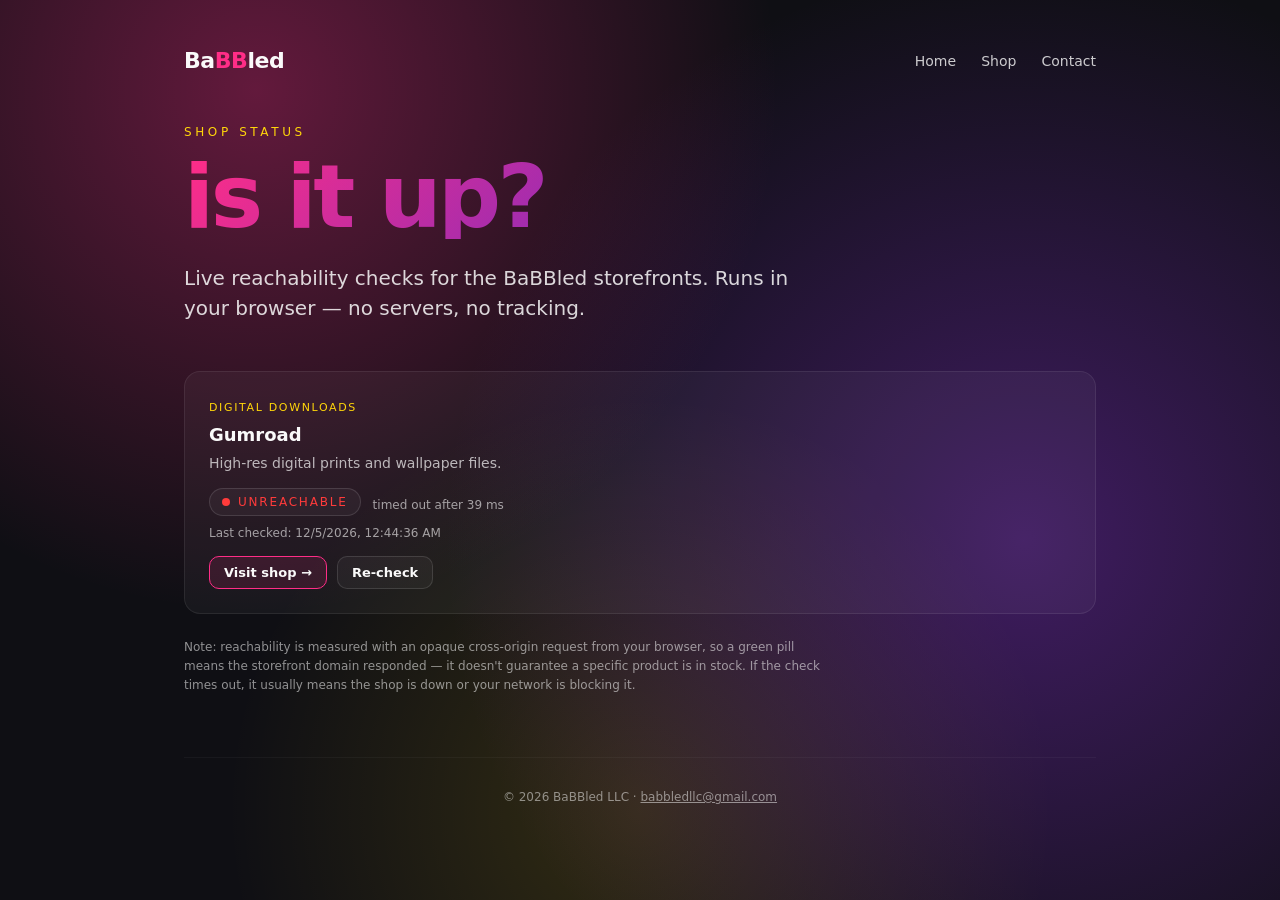
<file: status.html>
<!DOCTYPE html>
<html lang="en">
<head>
<meta charset="UTF-8">
<meta name="viewport" content="width=device-width, initial-scale=1.0">
<title>Status &middot; BaBBled</title>
<meta name="description" content="Live status of the BaBBled shop integrations.">
<link rel="icon" href="favicon.ico">
<style>
:root {
  --pink: #ff2d87;
  --purple: #7b2cbf;
  --yellow: #ffd60a;
  --ink: #0f0f14;
  --paper: #fafafa;
  --green: #2ecc71;
  --red: #ff3b3b;
}
* { box-sizing: border-box; margin: 0; padding: 0; }
html, body { height: 100%; }
body {
  font-family: -apple-system, BlinkMacSystemFont, "Segoe UI", Inter, system-ui, sans-serif;
  background: var(--ink);
  color: var(--paper);
  -webkit-font-smoothing: antialiased;
  overflow-x: hidden;
}
.bg {
  position: fixed; inset: 0; z-index: -1;
  background:
    radial-gradient(circle at 20% 10%, rgba(255,45,135,0.35), transparent 40%),
    radial-gradient(circle at 80% 60%, rgba(123,44,191,0.45), transparent 50%),
    radial-gradient(circle at 50% 90%, rgba(255,214,10,0.15), transparent 40%),
    var(--ink);
}
.wrap {
  max-width: 960px;
  margin: 0 auto;
  padding: 48px 24px 96px;
  min-height: 100vh;
  display: flex;
  flex-direction: column;
  gap: 48px;
}
header {
  display: flex;
  align-items: center;
  justify-content: space-between;
  flex-wrap: wrap;
  gap: 12px;
}
.logo {
  font-weight: 900;
  font-size: 22px;
  letter-spacing: -0.02em;
}
.logo .b1 { color: var(--pink); }
nav a {
  color: var(--paper);
  text-decoration: none;
  margin-left: 20px;
  font-size: 14px;
  opacity: 0.8;
  transition: opacity 0.2s;
}
nav a:hover { opacity: 1; }
.hero h1 {
  font-size: clamp(40px, 8vw, 88px);
  font-weight: 900;
  line-height: 0.95;
  letter-spacing: -0.04em;
  background: linear-gradient(135deg, var(--pink), var(--purple) 60%, var(--yellow));
  -webkit-background-clip: text;
  background-clip: text;
  color: transparent;
  margin-bottom: 24px;
}
.hero p.tag {
  font-size: clamp(16px, 2vw, 20px);
  max-width: 640px;
  opacity: 0.85;
  line-height: 1.5;
}
.est {
  display: inline-block;
  font-size: 12px;
  letter-spacing: 0.3em;
  text-transform: uppercase;
  color: var(--yellow);
  margin-bottom: 16px;
}
.grid {
  display: grid;
  grid-template-columns: repeat(auto-fit, minmax(280px, 1fr));
  gap: 16px;
}
.card {
  background: rgba(255,255,255,0.04);
  border: 1px solid rgba(255,255,255,0.08);
  border-radius: 16px;
  padding: 24px;
  text-decoration: none;
  color: var(--paper);
  display: block;
}
.card h3 { font-size: 18px; margin-bottom: 8px; }
.card p { font-size: 14px; opacity: 0.7; line-height: 1.5; }
.card .pill {
  display: inline-block;
  font-size: 11px;
  letter-spacing: 0.15em;
  text-transform: uppercase;
  color: var(--yellow);
  margin-bottom: 10px;
}
.status-row {
  display: flex;
  align-items: center;
  gap: 12px;
  margin: 14px 0 10px;
  flex-wrap: wrap;
}
.status-pill {
  display: inline-flex;
  align-items: center;
  gap: 8px;
  font-size: 12px;
  letter-spacing: 0.15em;
  text-transform: uppercase;
  padding: 6px 12px;
  border-radius: 999px;
  border: 1px solid rgba(255,255,255,0.12);
  background: rgba(255,255,255,0.04);
}
.status-pill::before {
  content: "";
  width: 8px;
  height: 8px;
  border-radius: 50%;
  background: rgba(255,255,255,0.4);
}
.status-pill.checking { color: var(--yellow); }
.status-pill.checking::before { background: var(--yellow); animation: pulse 1.2s ease-in-out infinite; }
.status-pill.online { color: var(--green); }
.status-pill.online::before { background: var(--green); box-shadow: 0 0 8px var(--green); }
.status-pill.down { color: var(--red); }
.status-pill.down::before { background: var(--red); }
@keyframes pulse {
  0%, 100% { opacity: 1; }
  50% { opacity: 0.3; }
}
.meta {
  font-size: 12px;
  opacity: 0.6;
  margin-top: 6px;
}
.card-actions {
  display: flex;
  gap: 10px;
  margin-top: 16px;
  flex-wrap: wrap;
}
.btn {
  display: inline-block;
  font-size: 13px;
  font-weight: 600;
  padding: 8px 14px;
  border-radius: 10px;
  border: 1px solid rgba(255,255,255,0.12);
  background: rgba(255,255,255,0.04);
  color: var(--paper);
  text-decoration: none;
  cursor: pointer;
  transition: transform 0.15s, border-color 0.2s, background 0.2s;
  font-family: inherit;
}
.btn:hover {
  transform: translateY(-2px);
  border-color: var(--pink);
  background: rgba(255,45,135,0.08);
}
.btn.primary {
  border-color: var(--pink);
  background: rgba(255,45,135,0.12);
}
.note {
  font-size: 12px;
  opacity: 0.55;
  line-height: 1.6;
  max-width: 640px;
}
footer {
  margin-top: auto;
  font-size: 12px;
  opacity: 0.5;
  text-align: center;
  padding-top: 32px;
  border-top: 1px solid rgba(255,255,255,0.08);
}
footer a { color: var(--paper); }
</style>
</head>
<body>
<div class="bg"></div>
<div class="wrap">
  <header>
    <div class="logo">Ba<span class="b1">BB</span>led</div>
    <nav>
      <a href="index.html">Home</a>
      <a href="index.html#shop">Shop</a>
      <a href="mailto:babbledllc@gmail.com">Contact</a>
    </nav>
  </header>

  <section class="hero">
    <span class="est">shop status</span>
    <h1>is it up?</h1>
    <p class="tag">Live reachability checks for the BaBBled storefronts. Runs in your browser &mdash; no servers, no tracking.</p>
  </section>

  <section id="statuses">
    <div class="grid">
      <div class="card" data-shop="gumroad" data-url="https://babbler53.gumroad.com/">
        <span class="pill">Digital downloads</span>
        <h3>Gumroad</h3>
        <p>High-res digital prints and wallpaper files.</p>
        <div class="status-row">
          <span class="status-pill checking" data-role="pill">Checking&hellip;</span>
          <span class="meta" data-role="latency"></span>
        </div>
        <div class="meta" data-role="timestamp">Last checked: &mdash;</div>
        <div class="card-actions">
          <a class="btn primary" href="https://babbler53.gumroad.com/" target="_blank" rel="noopener">Visit shop &rarr;</a>
          <button class="btn" type="button" data-role="recheck">Re-check</button>
        </div>
      </div>
    </div>

    <p class="note" style="margin-top:24px;">
      Note: reachability is measured with an opaque cross-origin request from your browser,
      so a green pill means the storefront domain responded &mdash; it doesn't guarantee a
      specific product is in stock. If the check times out, it usually means the shop is
      down or your network is blocking it.
    </p>
  </section>

  <footer>
    &copy; 2026 BaBBled LLC &middot; <a href="mailto:babbledllc@gmail.com">babbledllc@gmail.com</a>
  </footer>
</div>
<script>
(function () {
  var TIMEOUT_MS = 6000;

  function probe(url, timeoutMs) {
    var controller = new AbortController();
    var timer = setTimeout(function () { controller.abort(); }, timeoutMs);
    var start = performance.now();
    return fetch(url, { mode: 'no-cors', cache: 'no-store', signal: controller.signal })
      .then(function () {
        clearTimeout(timer);
        return { ok: true, latencyMs: Math.round(performance.now() - start) };
      })
      .catch(function () {
        clearTimeout(timer);
        return { ok: false, latencyMs: Math.round(performance.now() - start) };
      });
  }

  function setPill(pillEl, state, label) {
    pillEl.classList.remove('checking', 'online', 'down');
    pillEl.classList.add(state);
    pillEl.textContent = label;
  }

  function formatNow() {
    try { return new Date().toLocaleString(); }
    catch (e) { return new Date().toISOString(); }
  }

  function runCheck(card) {
    var url = card.getAttribute('data-url');
    var pill = card.querySelector('[data-role="pill"]');
    var latency = card.querySelector('[data-role="latency"]');
    var timestamp = card.querySelector('[data-role="timestamp"]');
    var button = card.querySelector('[data-role="recheck"]');

    setPill(pill, 'checking', 'Checking\u2026');
    latency.textContent = '';
    if (button) button.disabled = true;

    probe(url, TIMEOUT_MS).then(function (result) {
      if (result.ok) {
        setPill(pill, 'online', 'Online');
        latency.textContent = '~' + result.latencyMs + ' ms';
      } else {
        setPill(pill, 'down', 'Unreachable');
        latency.textContent = 'timed out after ' + result.latencyMs + ' ms';
      }
      timestamp.textContent = 'Last checked: ' + formatNow();
      if (button) button.disabled = false;
    });
  }

  var cards = document.querySelectorAll('#statuses .card[data-url]');
  cards.forEach(function (card) {
    runCheck(card);
    var button = card.querySelector('[data-role="recheck"]');
    if (button) {
      button.addEventListener('click', function () { runCheck(card); });
    }
  });
})();
</script>
</body>
</html>
</file>
